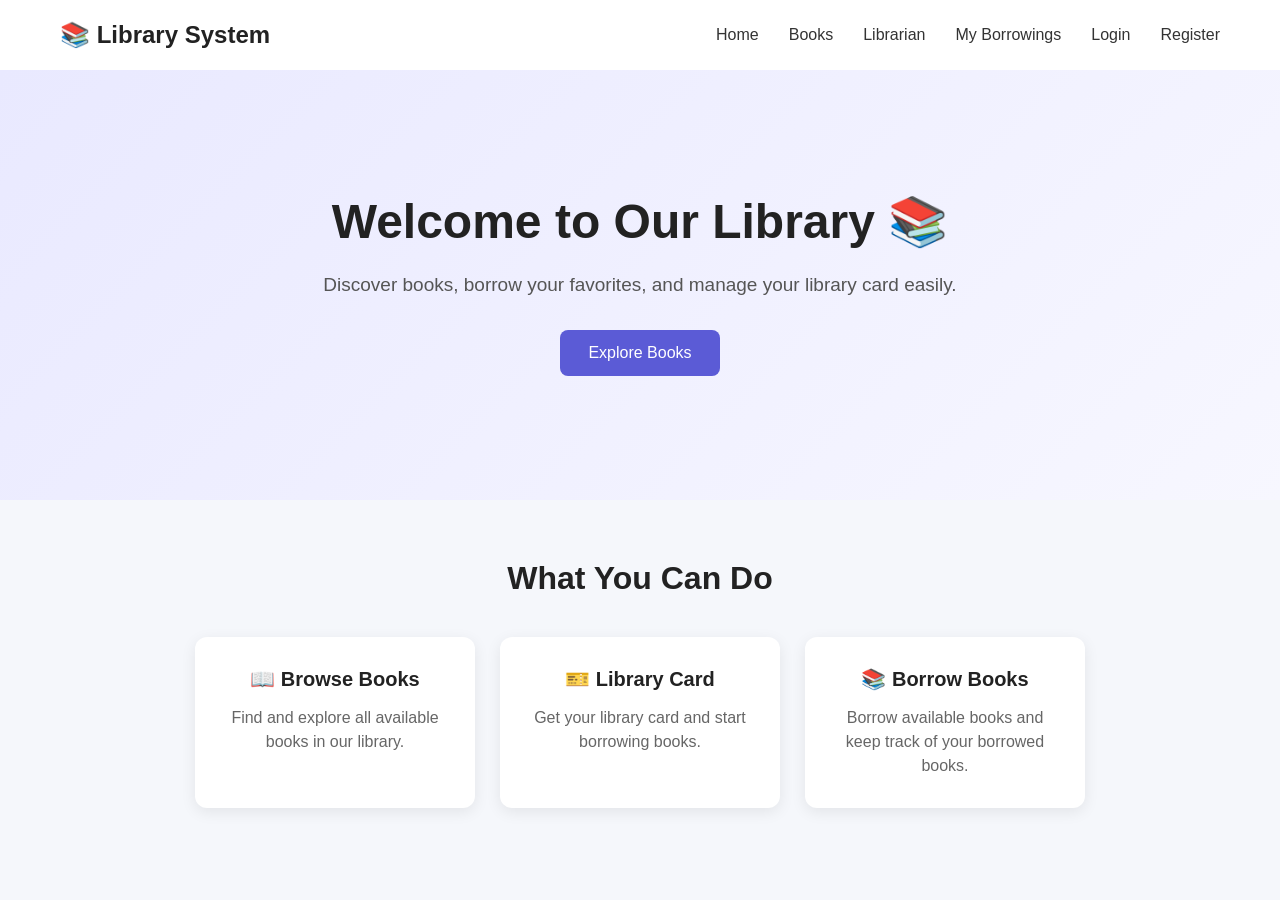
<file: LibraryManagementSystem/wwwroot/index.html>
<!DOCTYPE html>
<html lang="en">
<head>
    <meta charset="UTF-8">
    <meta name="viewport" content="width=device-width, initial-scale=1.0">
<title>Library Management System</title>
<link rel="stylesheet" href="style.css">
</head>
<body>
<!-- Navigation Bar -->
<nav class="navbar">
    <div class="logo">
        📚 Library System
    </div>
    <div class="nav-links">
        <a href="index.html">Home</a>
        <a href="books.html">Books</a>
        <a href="librarian.html">Librarian</a>
        <a href="borrowings.html">My Borrowings</a>
        <a href="/login.html">Login</a>
        <a href="/register.html">Register</a>
    </div>
</nav>
<!-- Hero Section -->
<section class="hero">
    <div class="hero-content">
        <h1>Welcome to Our Library 📚</h1>
        <p>
            Discover books, borrow your favorites,
            and manage your library card easily.
        </p>
        <button onclick="window.location.href='books.html'">
            Explore Books
        </button>
    </div>
</section>
<!-- Features -->
<section class="features">
    <h2>What You Can Do</h2>
    <div class="feature-container">
        <div class="feature-card">
            <h3>📖 Browse Books</h3>
            <p>
                Find and explore all available books
                in our library.
            </p>
        </div>
        <div class="feature-card">
            <h3>🎫 Library Card</h3>
            <p>
                Get your library card and start
                borrowing books.
            </p>
        </div>
        <div class="feature-card">
            <h3>📚 Borrow Books</h3>
            <p>
                Borrow available books and keep
                track of your borrowed books.
            </p>
        </div>
    </div>
</section>
<script src="script.js"></script>
</body>
</html>
</file>
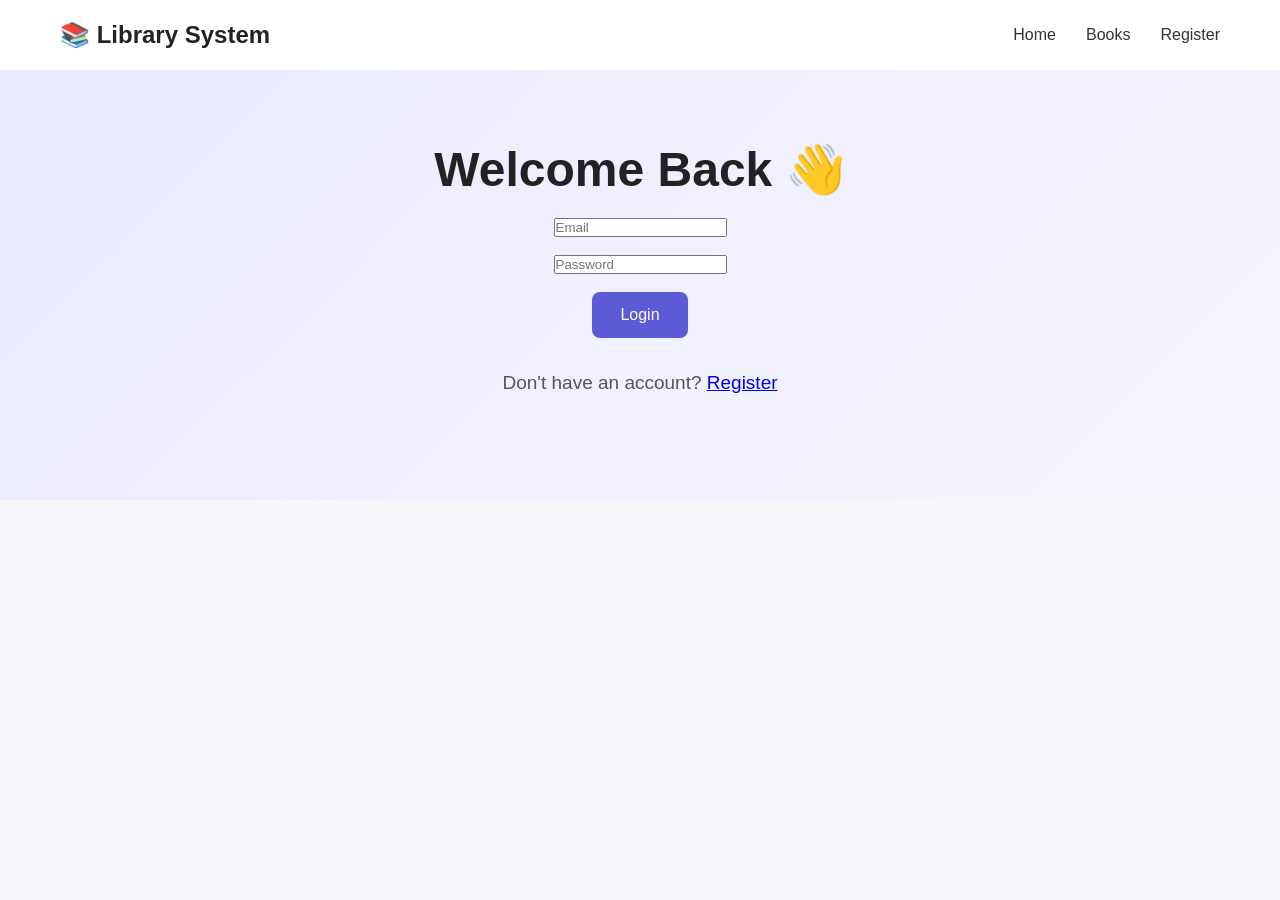
<file: LibraryManagementSystem/wwwroot/login.html>
<!DOCTYPE html>
<html lang="en">
<head>
    <meta charset="UTF-8">
    <meta name="viewport" content="width=device-width, initial-scale=1.0">
<title>Login - Library System</title>
<link rel="stylesheet" href="style.css">
</head>
<body>
<nav class="navbar">
    <div class="logo">
        📚 Library System
    </div>
    <div class="nav-links">
        <a href="index.html">Home</a>
        <a href="books.html">Books</a>
        <a href="register.html">Register</a>
    </div>
</nav>
<section class="hero">
    <div class="hero-content">
        <h1>Welcome Back 👋</h1>
        <input
            type="email"
            id="loginEmail"
            placeholder="Email"
        >
        <br><br>
        <input
            type="password"
            id="loginPassword"
            placeholder="Password"
        >
        <br><br>
        <button onclick="loginUser()">
            Login
        </button>
        <p id="loginMessage"></p>
        <p>
            Don't have an account?
            <a href="register.html">Register</a>
        </p>
    </div>
</section>
<script src="script.js"></script>
</body>
</html>
</file>
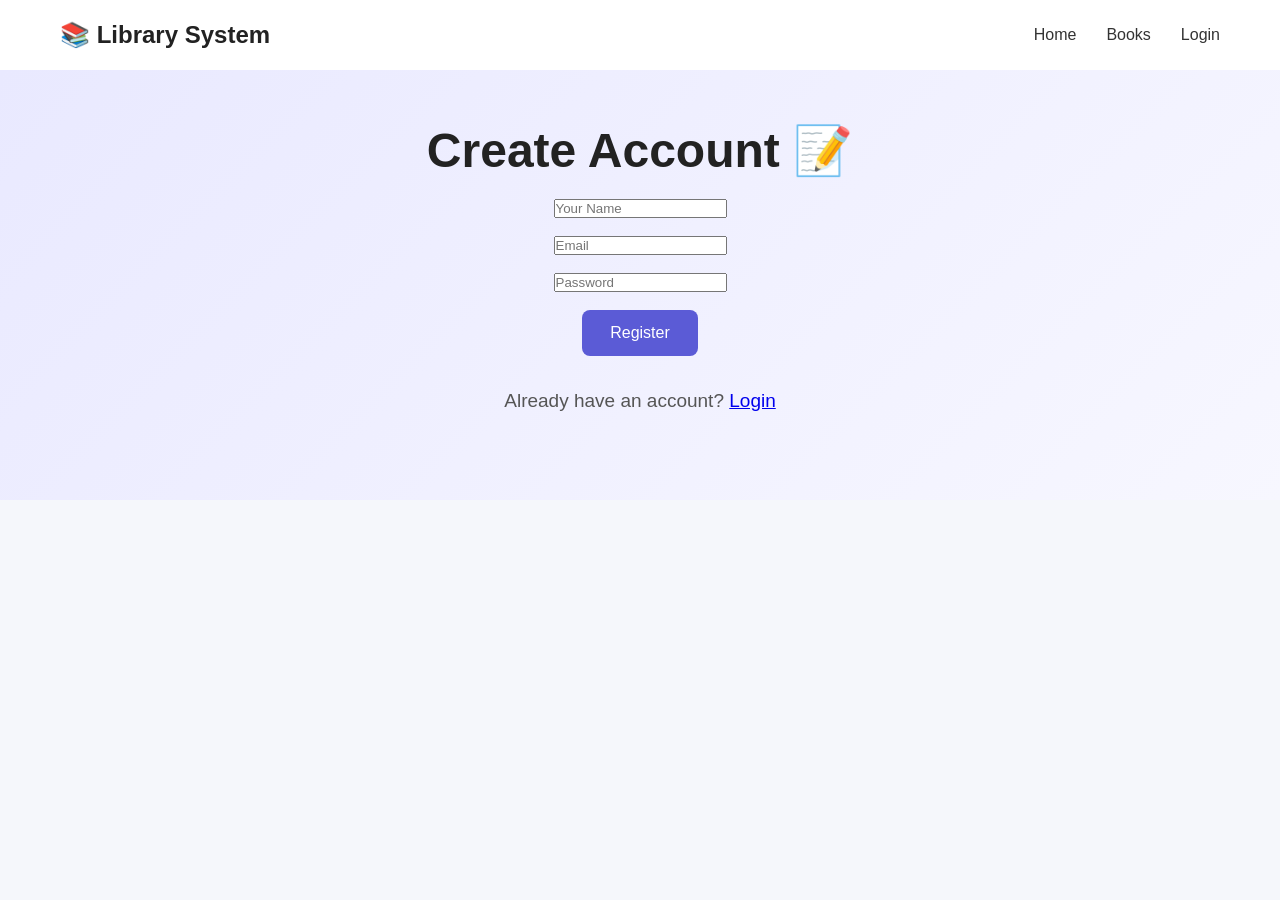
<file: LibraryManagementSystem/wwwroot/register.html>
<!DOCTYPE html>
<html lang="en">
<head>
    <meta charset="UTF-8">
    <meta name="viewport" content="width=device-width, initial-scale=1.0">
<title>Register - Library System</title>
<link rel="stylesheet" href="style.css">
</head>
<body>
<nav class="navbar">
    <div class="logo">
        📚 Library System
    </div>
    <div class="nav-links">
        <a href="index.html">Home</a>
        <a href="books.html">Books</a>
        <a href="login.html">Login</a>
    </div>
</nav>
<section class="hero">
    <div class="hero-content">
        <h1>Create Account 📝</h1>
        <input
            type="text"
            id="name"
            placeholder="Your Name"
        >
        <br><br>
        <input
            type="email"
            id="email"
            placeholder="Email"
        >
        <br><br>
        <input
            type="password"
            id="password"
            placeholder="Password"
        >
        <br><br>
        <button onclick="registerUser()">
            Register
        </button>
        <p id="message"></p>
        <p>
            Already have an account?
            <a href="login.html">Login</a>
        </p>
    </div>
</section>
<script src="script.js"></script>
</body>
</html>
</file>
<file: LibraryManagementSystem/wwwroot/style.css>
* {
    margin: 0;
    padding: 0;
    box-sizing: border-box;
}

body {
    font-family: Arial, sans-serif;
    background-color: #f5f7fb;
    color: #222;
}

/* Navbar */

.navbar {
    height: 70px;
    display: flex;
    justify-content: space-between;
    align-items: center;
    padding: 0 60px;
    background-color: white;
    box-shadow: 0 2px 10px rgba(0, 0, 0, 0.08);
}

.logo {
    font-size: 24px;
    font-weight: bold;
}

.nav-links {
    display: flex;
    gap: 30px;
}

.nav-links a {
    text-decoration: none;
    color: #333;
    font-size: 16px;
}

.nav-links a:hover {
    color: #5b5bd6;
}

/* Hero */

.hero {
    min-height: 430px;
    display: flex;
    align-items: center;
    justify-content: center;
    text-align: center;
    padding: 40px 20px;
    background: linear-gradient(135deg, #e9e9ff, #f7f7ff);
}

.hero-content {
    max-width: 700px;
}

.hero h1 {
    font-size: 48px;
    margin-bottom: 20px;
}

.hero p {
    font-size: 19px;
    line-height: 1.6;
    margin-bottom: 30px;
    color: #555;
}

.hero button {
    border: none;
    padding: 14px 28px;
    border-radius: 8px;
    background-color: #5b5bd6;
    color: white;
    font-size: 16px;
    cursor: pointer;
}

.hero button:hover {
    background-color: #4545b5;
}

/* Features */

.features {
    padding: 60px 40px;
    text-align: center;
}

.features h2 {
    font-size: 32px;
    margin-bottom: 40px;
}

.feature-container {
    display: flex;
    justify-content: center;
    gap: 25px;
    flex-wrap: wrap;
}

.feature-card {
    width: 280px;
    padding: 30px;
    background-color: white;
    border-radius: 12px;
    box-shadow: 0 4px 15px rgba(0, 0, 0, 0.08);
}

.feature-card h3 {
    margin-bottom: 15px;
    font-size: 20px;
}

.feature-card p {
    color: #666;
    line-height: 1.5;
}
</file>
